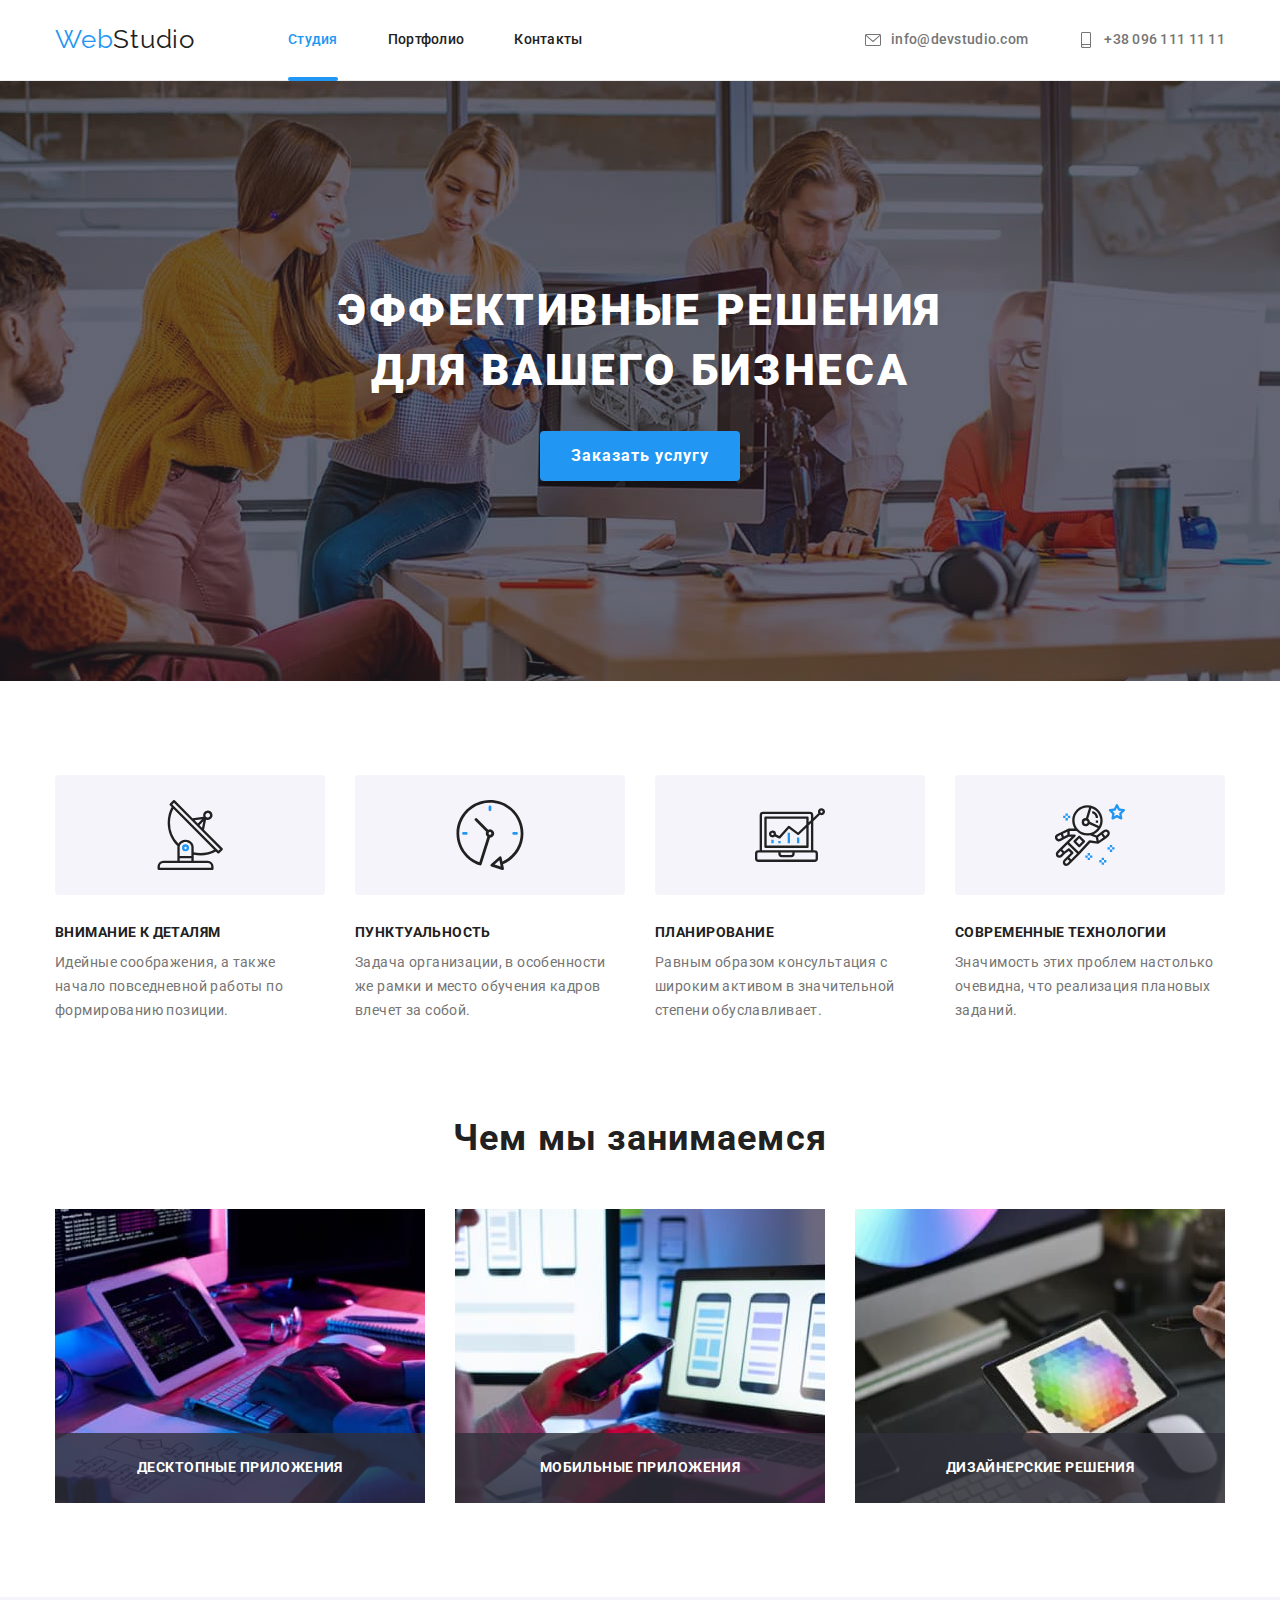
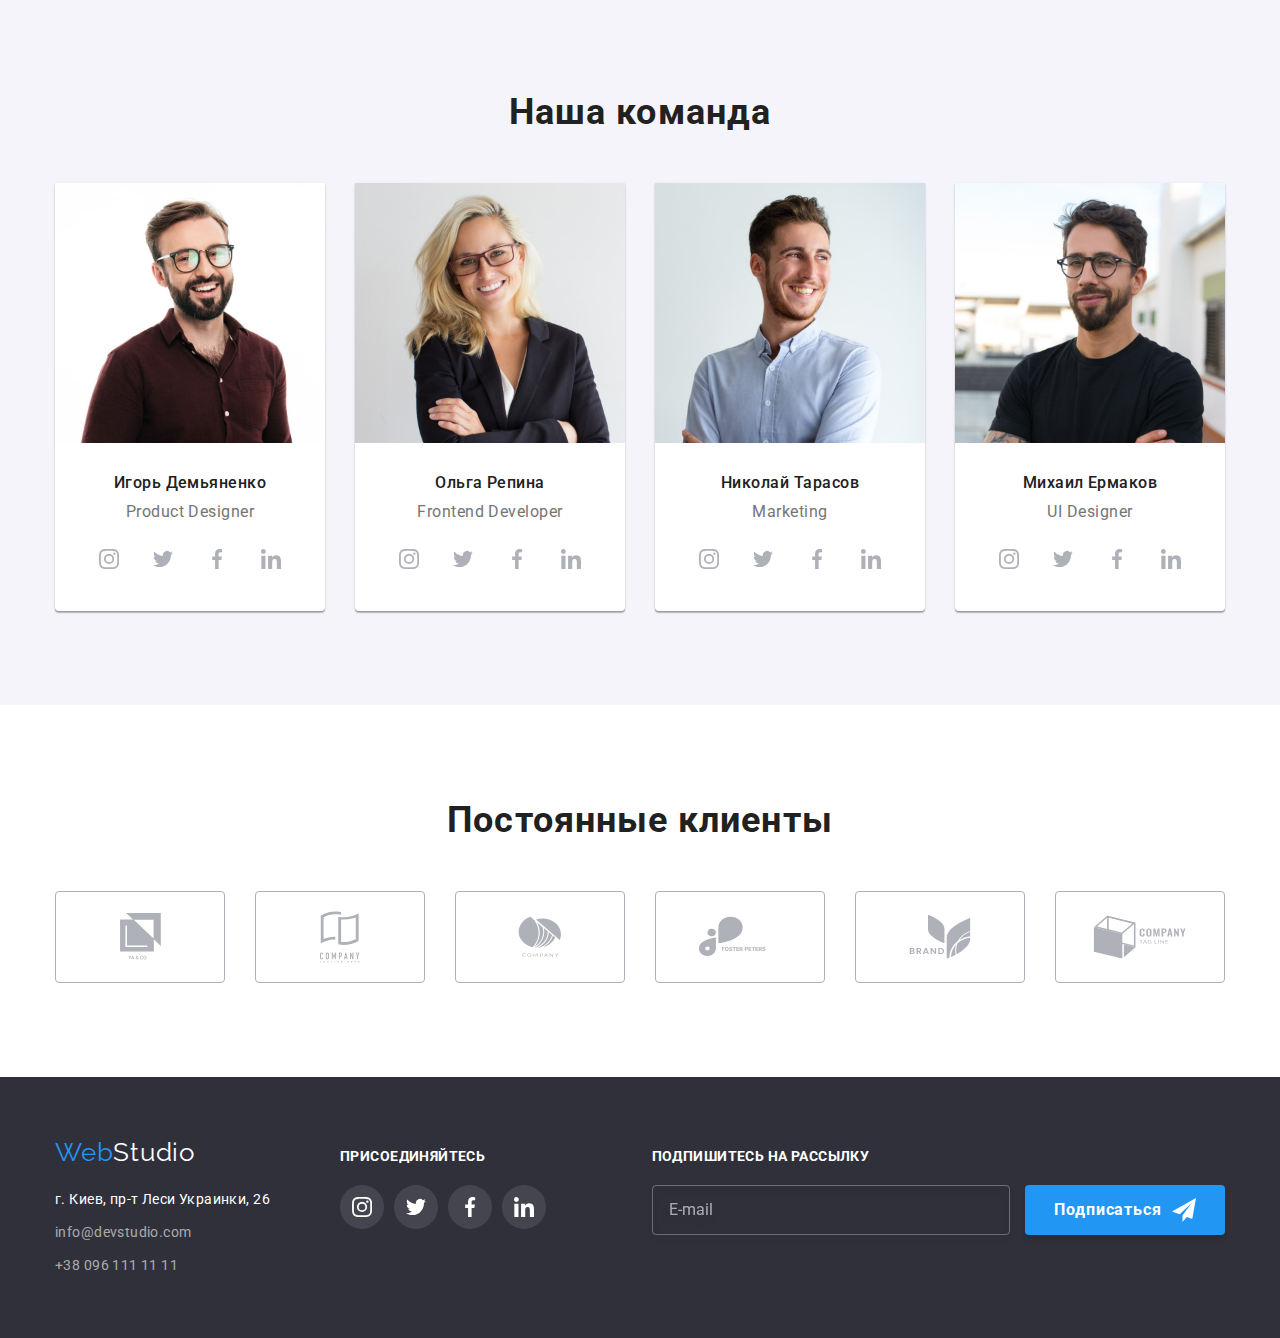
<file: index.html>
<!DOCTYPE html>
<html lang="ru">
  <head>
    <meta charset="UTF-8" />
    <meta http-equiv="X-UA-Compatible" content="IE=edge" />
    <meta name="viewport" content="width=device-width, initial-scale=1.0" />
    <title>Studio</title>
    <link rel="preconnect" href="https://fonts.googleapis.com" />
    <link rel="preconnect" href="https://fonts.gstatic.com" crossorigin />
    <link
      href="https://fonts.googleapis.com/css2?family=Raleway:wght@700&family=Roboto:wght@400;500;700;900&display=swap"
      rel="stylesheet"
    />
    <link
      rel="stylesheet"
      href="https://cdnjs.cloudflare.com/ajax/libs/modern-normalize/1.1.0/modern-normalize.min.css"
    />
    <link rel="stylesheet" href="./css/main.min.css" />
  </head>

  <body>
    
    <!-- header section -->

    <header class="header">
      <div class="conteiner flex">
        <nav class="navigation">
          <a class="logo" href="./index.html">
            <span class="logo--accent">Web</span>Studio</a
          >
          <ul class="navigation__list list">
            <li class="navigation__item">
              <a class="navigation__link current" href="./index.html">Студия</a>
            </li>
            <li class="navigation__item">
              <a class="navigation__link" href="./portfolio.html">Портфолио</a>
            </li>
            <li class="navigation__item">
              <a class="navigation__link" href="#">Контакты</a>
            </li>
          </ul>
        </nav>
        <ul class="contacts-list list">
          <li class="contacts-list__item">
            <a class="contacts-list__link" href="mailto:info@devstudio.com">
              <svg class="contacts-list__icon" width="16" height="16">
                <use href="images/symbol-defs.svg#letter"></use>
              </svg>
              info@devstudio.com
            </a>
          </li>
          <li class="contacts-list__item">
            <a class="contacts-list__link" href="tel:+380961111111">
              <svg class="contacts-list__icon" width="16" height="16">
                <use href="images/symbol-defs.svg#smartphone"></use>
              </svg>
              +38 096 111 11 11
            </a>
          </li>
        </ul>
      </div>
    </header>

    <!-- main section -->

    <main>
      <!-- hero-section -->

      <section class="hero overlay">
        <div class="conteiner">
          <h1 class="hero__title">
            Эффективные решения
            <br />
            для вашего бизнеса
          </h1>
          <button type="button" class="button" data-modal-open>
            Заказать услугу
          </button>
        </div>
      </section>

      <!-- peculiarities -->

      <section class="section peculiarities">
        <div class="conteiner">
          <h2 class="visually-hidden">Наши преимущества</h2>
          <ul class="peculiarities__list list">
            <li class="peculiarities__item">
              <div class="peculiarities__icon">
                <svg width="70" height="70">
                  <use href="images/symbol-defs.svg#aerial"></use>
                </svg>
              </div>
              <h3 class="peculiarities__title">Внимание к деталям</h3>
              <p>
                Идейные соображения, а также начало повседневной работы по
                формированию позиции.
              </p>
            </li>
            <li class="peculiarities__item">
              <div class="peculiarities__icon">
                <svg width="70" height="70">
                  <use href="images/symbol-defs.svg#clock"></use>
                </svg>
              </div>
              <h3 class="peculiarities__title">Пунктуальность</h3>
              <p>
                Задача организации, в особенности же рамки и место обучения
                кадров влечет за собой.
              </p>
            </li>
            <li class="peculiarities__item">
              <div class="peculiarities__icon">
                <svg width="70" height="70">
                  <use href="images/symbol-defs.svg#diagram"></use>
                </svg>
              </div>
              <h3 class="peculiarities__title">Планирование</h3>
              <p>
                Равным образом консультация с широким активом в значительной
                степени обуславливает.
              </p>
            </li>
            <li class="peculiarities__item">
              <div class="peculiarities__icon">
                <svg width="70" height="70">
                  <use href="images/symbol-defs.svg#astronaut"></use>
                </svg>
              </div>
              <h3 class="peculiarities__title">Современные технологии</h3>
              <p>
                Значимость этих проблем настолько очевидна, что реализация
                плановых заданий.
              </p>
            </li>
          </ul>
        </div>
      </section>

      <!-- what are we doing -->

      <section class="section">
        <div class="conteiner">
          <h2 class="section__title">Чем мы занимаемся</h2>
          <ul class="employment__list list">
            <li class="employment__item">
              <img
                class="image"
                src="./images/box_1.jpg"
                alt="coding"
                width="370"
              />
              <p class="employment__description">Десктопные приложения</p>
            </li>
            <li class="employment__item">
              <img
                class="image"
                src="./images/box_2.jpg"
                alt="designing"
                width="370"
              />
              <p class="employment__description">Мобильные приложения</p>
            </li>
            <li class="employment__item">
              <img
                class="image"
                src="./images/box_3.jpg"
                alt="coloring"
                width="370"
              />
              <p class="employment__description">Дизайнерские решения</p>
            </li>
          </ul>
        </div>
      </section>

      <!-- teem section -->

      <section class="section team">
        <div class="conteiner">
          <h2 class="section__title">Наша команда</h2>
          <ul class="team__list list">
            <li class="team__item">
              <img
                class="image"
                src="./images/igor_dem'yanenko.jpg"
                alt="Игорь Демьяненко"
                width="270"
              />
              <div class="team__padding">
                <h3 class="team__name">Игорь Демьяненко</h3>
                <p class="team__position">Product Designer</p>
                <ul class="list social-links__list">
                  <li class="social-links__item">
                    <a class="social-links__link" href="">
                      <svg class="social-links__icon">
                        <use href="images/symbol-defs.svg#instagram"></use>
                      </svg>
                    </a>
                  </li>
                  <li class="social-links__item">
                    <a class="social-links__link" href="">
                      <svg class="social-links__icon">
                        <use href="images/symbol-defs.svg#twitter"></use>
                      </svg>
                    </a>
                  </li>
                  <li class="social-links__item">
                    <a class="social-links__link" href="">
                      <svg class="social-links__icon">
                        <use href="images/symbol-defs.svg#facebook"></use>
                      </svg>
                    </a>
                  </li>
                  <li class="social-links__item">
                    <a class="social-links__link" href="">
                      <svg class="social-links__icon">
                        <use href="images/symbol-defs.svg#linkedin"></use>
                      </svg>
                    </a>
                  </li>
                </ul>
              </div>
            </li>
            <li class="team__item">
              <img
                class="image"
                src="./images/olga_repina.jpg"
                alt="Ольга Репина"
                width="270"
              />
              <div class="team__padding">
                <h3 class="team__name">Ольга Репина</h3>
                <p class="team__position">Frontend Developer</p>
                <ul class="list social-links__list">
                  <li class="social-links__item">
                    <a class="social-links__link" href="">
                      <svg class="social-links__icon">
                        <use href="images/symbol-defs.svg#instagram"></use>
                      </svg>
                    </a>
                  </li>
                  <li class="social-links__item">
                    <a class="social-links__link" href="">
                      <svg class="social-links__icon">
                        <use href="images/symbol-defs.svg#twitter"></use>
                      </svg>
                    </a>
                  </li>
                  <li class="social-links__item">
                    <a class="social-links__link" href="">
                      <svg class="social-links__icon">
                        <use href="images/symbol-defs.svg#facebook"></use>
                      </svg>
                    </a>
                  </li>
                  <li class="social-links__item">
                    <a class="social-links__link" href="">
                      <svg class="social-links__icon">
                        <use href="images/symbol-defs.svg#linkedin"></use>
                      </svg>
                    </a>
                  </li>
                </ul>
              </div>
            </li>
            <li class="team__item">
              <img
                class="image"
                src="./images/nikolay_tarasov.jpg"
                alt="Николай Тарасов"
                width="270"
              />
              <div class="team__padding">
                <h3 class="team__name">Николай Тарасов</h3>
                <p class="team__position">Marketing</p>
                <ul class="list social-links__list">
                  <li class="social-links__item">
                    <a class="social-links__link" href="">
                      <svg class="social-links__icon">
                        <use href="images/symbol-defs.svg#instagram"></use>
                      </svg>
                    </a>
                  </li>
                  <li class="social-links__item">
                    <a class="social-links__link" href="">
                      <svg class="social-links__icon">
                        <use href="images/symbol-defs.svg#twitter"></use>
                      </svg>
                    </a>
                  </li>
                  <li class="social-links__item">
                    <a class="social-links__link" href="">
                      <svg class="social-links__icon">
                        <use href="images/symbol-defs.svg#facebook"></use>
                      </svg>
                    </a>
                  </li>
                  <li class="social-links__item">
                    <a class="social-links__link" href="">
                      <svg class="social-links__icon">
                        <use href="images/symbol-defs.svg#linkedin"></use>
                      </svg>
                    </a>
                  </li>
                </ul>
              </div>
            </li>
            <li class="team__item">
              <img
                class="image"
                src="./images/mihail_ermakov.jpg"
                alt="Михаил Ермаков"
                width="270"
              />
              <div class="team__padding">
                <h3 class="team__name">Михаил Ермаков</h3>
                <p class="team__position">UI Designer</p>
                <ul class="list social-links__list">
                  <li class="social-links__item">
                    <a class="social-links__link" href="">
                      <svg class="social-links__icon">
                        <use href="images/symbol-defs.svg#instagram"></use>
                      </svg>
                    </a>
                  </li>
                  <li class="social-links__item">
                    <a class="social-links__link" href="">
                      <svg class="social-links__icon">
                        <use href="images/symbol-defs.svg#twitter"></use>
                      </svg>
                    </a>
                  </li>
                  <li class="social-links__item">
                    <a class="social-links__link" href="">
                      <svg class="social-links__icon">
                        <use href="images/symbol-defs.svg#facebook"></use>
                      </svg>
                    </a>
                  </li>
                  <li class="social-links__item">
                    <a class="social-links__link" href="">
                      <svg class="social-links__icon">
                        <use href="images/symbol-defs.svg#linkedin"></use>
                      </svg>
                    </a>
                  </li>
                </ul>
              </div>
            </li>
          </ul>
        </div>
      </section>

      <!-- clients -->

      <section class="section">
        <div class="conteiner">
          <h2 class="section__title">Постоянные клиенты</h2>
          <ul class="client__list list">
            <li class="client__item">
              <a class="client__link" href="">
                <svg class="client__icon" width="41" height="46.7">
                  <use href="images/symbol-defs.svg#logo1"></use>
                </svg>
              </a>
            </li>
            <li class="client__item">
              <a class="client__link" href="">
                <svg class="client__icon" width="40" height="52">
                  <use href="images/symbol-defs.svg#logo2"></use>
                </svg>
              </a>
            </li>
            <li class="client__item">
              <a class="client__link" href="">
                <svg class="client__icon" width="43.46" height="41.18">
                  <use href="images/symbol-defs.svg#logo3"></use>
                </svg>
              </a>
            </li>
            <li class="client__item">
              <a class="client__link" href="">
                <svg class="client__icon" width="84.44" height="40.62">
                  <use href="images/symbol-defs.svg#logo4"></use>
                </svg>
              </a>
            </li>
            <li class="client__item">
              <a class="client__link" href="">
                <svg class="client__icon" width="62.54" height="45.43">
                  <use href="images/symbol-defs.svg#logo5"></use>
                </svg>
              </a>
            </li>
            <li class="client__item">
              <a class="client__link" href="">
                <svg class="client__icon" width="93.79" height="43.93">
                  <use href="images/symbol-defs.svg#logo6"></use>
                </svg>
              </a>
            </li>
          </ul>
        </div>
      </section>
    </main>

    <!-- footer -->

    <footer class="footer">
      <div class="conteiner flex">
        <div>
          <a class="logo logo--space" href="index.html">
            <span class="logo--accent">Web</span
            ><span class="logo--white">Studio</span></a
          >
          <address>
            <ul class="list contact">
              <li class="contact__item">
                <a class="address" href="https://goo.gl/maps/7xt2YZpYj7ufyM8y8"
                  >г. Киев, пр-т Леси Украинки, 26</a
                >
              </li>

              <li class="contact__item">
                <a
                  class="address address--gray"
                  href="mailto:info@devstudio.com"
                  >info@devstudio.com</a
                >
              </li class="contact__item">
              <li class="contact__item">
                <a class="address address--gray" href="tel:+380961111111"
                  >+38 096 111 11 11</a
                >
              </li>
            </ul>
          </address>
        </div>

        <div class="footer__links">
          <p class="footer__title">присоединяйтесь</p>
          <ul class="social-links__list list">
            <li class="social-links__item margin">
              <a class="social-links__link social-links__link--footer" href="">
                <svg class="social-links__icon">
                  <use href="images/symbol-defs.svg#instagram"></use>
                </svg>
              </a>
            </li>
            <li class="social-links__item margin">
              <a class="social-links__link social-links__link--footer" href="">
                <svg class="social-links__icon">
                  <use href="images/symbol-defs.svg#twitter"></use>
                </svg>
              </a>
            </li>
            <li class="social-links__item margin">
              <a class="social-links__link social-links__link--footer" href="">
                <svg class="social-links__icon">
                  <use href="images/symbol-defs.svg#facebook"></use>
                </svg>
              </a>
            </li>
            <li class="social-links__item margin">
              <a class="social-links__link social-links__link--footer" href="">
                <svg class="social-links__icon">
                  <use href="images/symbol-defs.svg#linkedin"></use>
                </svg>
              </a>
            </li>
          </ul>
        </div>

        <div class="subscribe">
          <form autocomplete="off">
            <p class="footer__title">подпишитесь на рассылку</p>
            <input
              type="email"
              class="email"
              name="email"
              placeholder="E-mail"
            />
            <button type="submit" class="button button--icon">
              Подписаться
            </button>
          </form>
        </div>
      </div>
    </footer>

    <div class="backdrop is-hidden" data-modal>
      <div class="modal">
        <button type="button" class="modal__close-button" data-modal-close>
          <svg width="18" height="18">
            <use href="images/symbol-defs.svg#close-black"></use>
          </svg>
        </button>
        <p class="modal__titel">Оставьте свои данные, мы вам перезвоним</p>
        <form autocomplete="off">
          <ul class="modal__list list">
            <li class="modal__item">
              <label class="modal__lable"
                >Имя
                <input class="modal__input" type="text" name="name" />
                <svg class="modal__icon" width="18" height="18">
                  <use href="images/symbol-defs.svg#person"></use>
                </svg>
              </label>
            </li>
            <li class="modal__item">
              <label class="modal__lable"
                >Телефон
                <input class="modal__input" type="tel" name="tel" />
                <svg class="modal__icon" width="18" height="18">
                  <use href="images/symbol-defs.svg#phone-black"></use>
                </svg>
              </label>
            </li>
            <li class="modal__item">
              <label class="modal__lable"
                >Почта
                <input class="modal__input" type="email" name="mail" />
                <svg class="modal__icon" width="18" height="18">
                  <use href="images/symbol-defs.svg#email-black"></use>
                </svg>
              </label>
            </li>
            <li class="modal__item">
              <label class="modal__lable"
                >Комментарий
                <textarea
                  class="modal__text-area"
                  name="comment"
                  cols="10"
                  rows="4"
                  placeholder="Введите текст"
                ></textarea>
              </label>
            </li>
          </ul>
          <div class="check-box">
            <label class="check-box__label">
              <input type="checkbox" name="accept" class="visually-hidden" />
              <span class="check-box__custom"></span>
              <span>
                Соглашаюсь с рассылкой и принимаю
                <a class="contract" href=""> Условия договора</a></span
              >
            </label>
          </div>

          <button type="submit" class="button button--send">Отправить</button>
        </form>
      </div>
    </div>

    <script src="./js/modal.js"></script>
  </body>
</html>
</file>
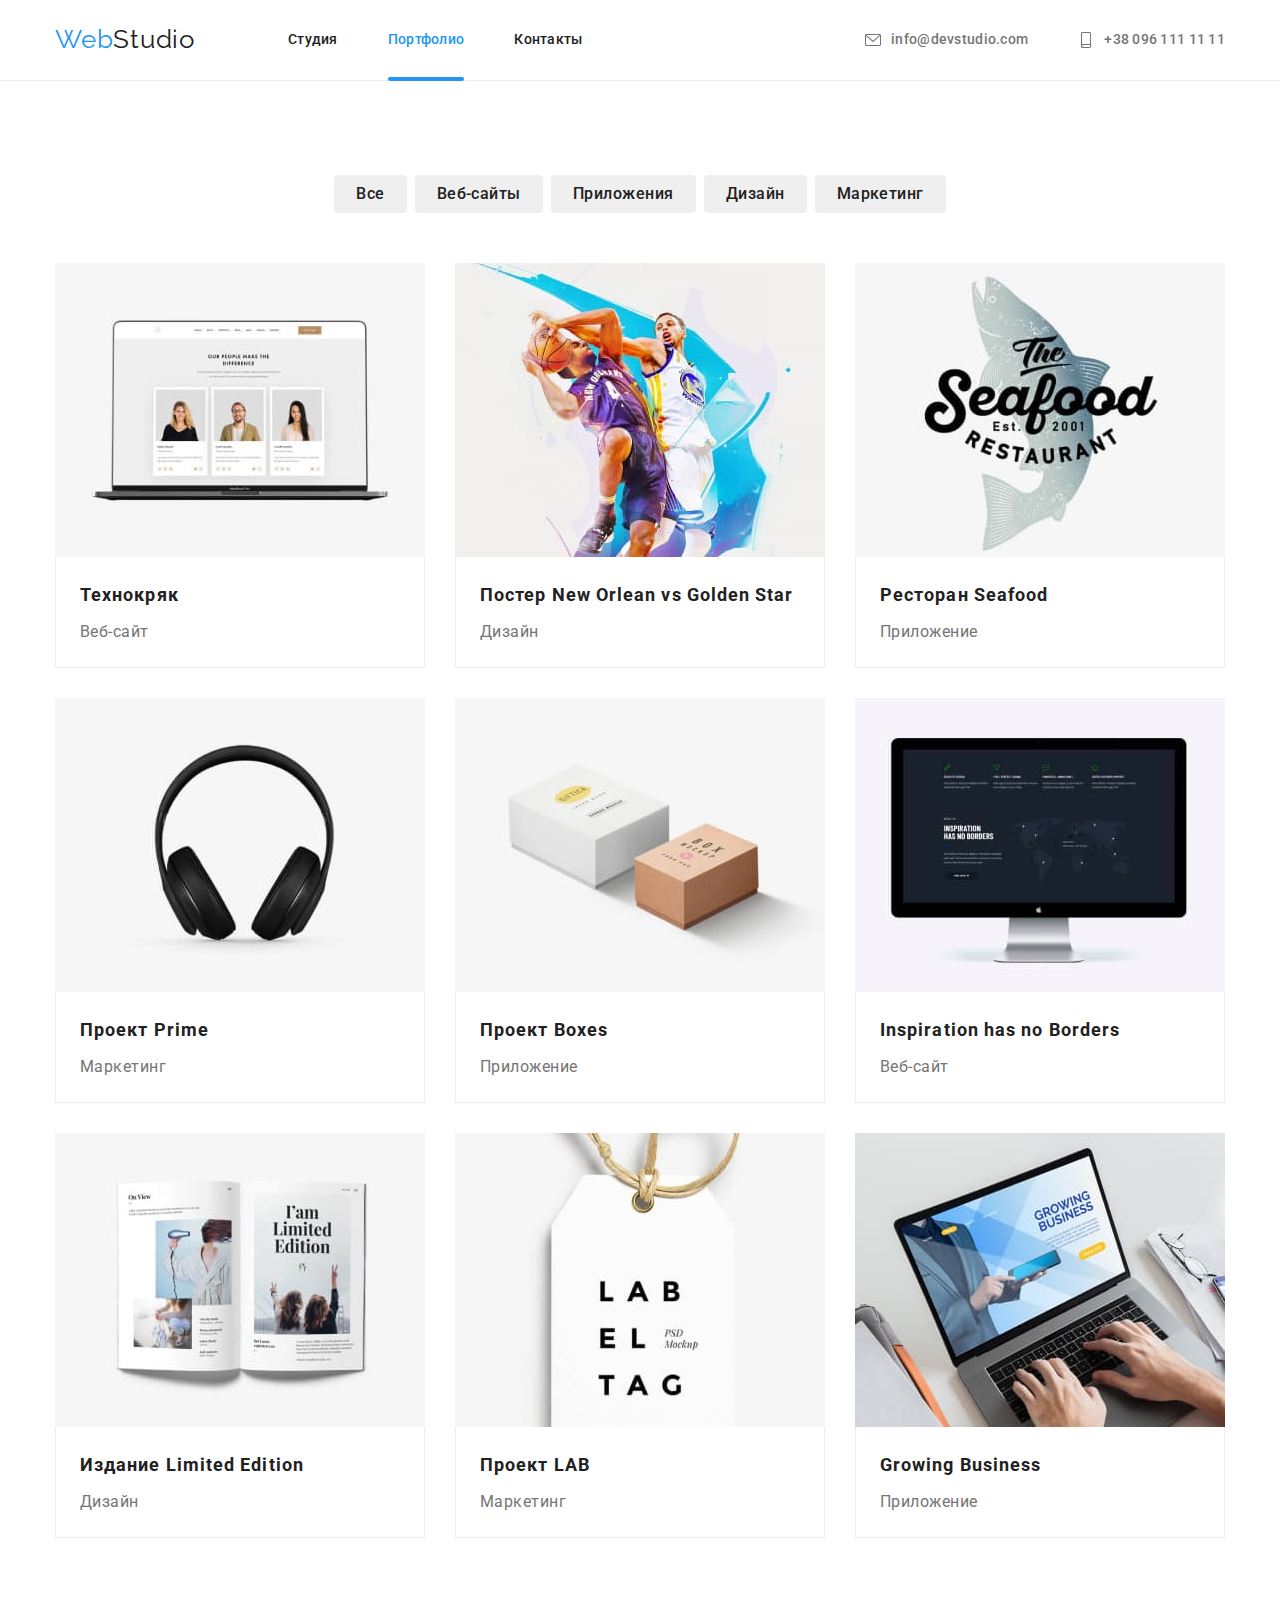
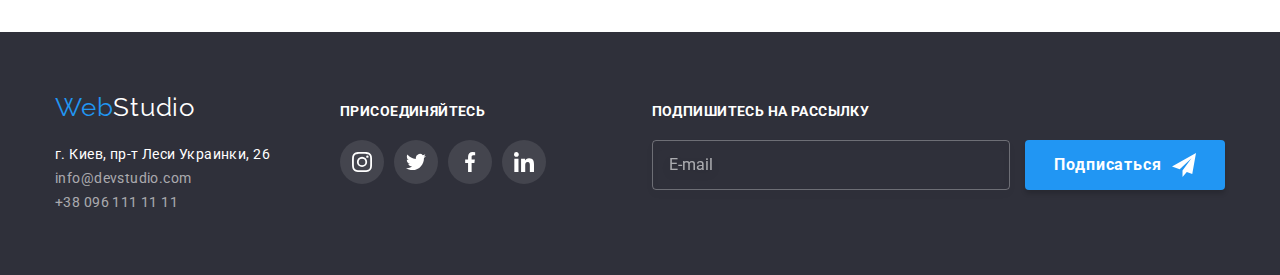
<file: portfolio.html>
<!DOCTYPE html>
<html lang="ru">
  <head>
    <meta charset="UTF-8" />
    <meta http-equiv="X-UA-Compatible" content="IE=edge" />
    <meta name="viewport" content="width=device-width, initial-scale=1.0" />
    <title>Portfolio</title>
    <link rel="preconnect" href="https://fonts.googleapis.com" />
    <link rel="preconnect" href="https://fonts.gstatic.com" crossorigin />
    <link
      href="https://fonts.googleapis.com/css2?family=Raleway:wght@700&family=Roboto:wght@400;500;700;900&display=swap"
      rel="stylesheet"
    />
    <link
      rel="stylesheet"
      href="https://cdnjs.cloudflare.com/ajax/libs/modern-normalize/1.1.0/modern-normalize.min.css"
    />
    <!-- <link rel="stylesheet" href="./css/styles.css" /> -->
    <link rel="stylesheet" href="./css/main.min.css" />
  </head>
  <body>
    <!-- header section -->

    <header class="header">
      <div class="conteiner flex">
        <nav class="navigation">
          <a class="logo" href="./index.html">
            <span class="logo--accent">Web</span>Studio</a
          >
          <ul class="navigation__list list">
            <li class="navigation__item">
              <a class="navigation__link" href="./index.html">Студия</a>
            </li>
            <li class="navigation__item">
              <a class="navigation__link current" href="./portfolio.html"
                >Портфолио</a
              >
            </li>
            <li class="navigation__item">
              <a class="navigation__link" href="#">Контакты</a>
            </li>
          </ul>
        </nav>
        <ul class="contacts-list list">
          <li class="contacts-list__item">
            <a class="contacts-list__link" href="mailto:info@devstudio.com">
              <svg class="contacts-list__icon" width="16" height="16">
                <use href="images/symbol-defs.svg#letter"></use>
              </svg>
              info@devstudio.com
            </a>
          </li>
          <li class="contacts-list__item">
            <a class="contacts-list__link" href="tel:+380961111111">
              <svg class="contacts-list__icon" width="16" height="16">
                <use href="images/symbol-defs.svg#smartphone"></use>
              </svg>
              +38 096 111 11 11
            </a>
          </li>
        </ul>
      </div>
    </header>
    <!-- main section -->

    <main>
      <section class="section">
        <div class="conteiner">
          <h1 class="visually-hidden">Портфолио</h1>
          <ul class="list buttons-list">
            <li class="buttons-list__item">
              <button type="button" class="buttons-list__buttons">Все</button>
            </li>
            <li class="buttons-list__item">
              <button type="button" class="buttons-list__buttons">
                Веб-сайты
              </button>
            </li>
            <li class="buttons-list__item">
              <button type="button" class="buttons-list__buttons">
                Приложения
              </button>
            </li>
            <li class="buttons-list__item">
              <button type="button" class="buttons-list__buttons">
                Дизайн
              </button>
            </li>
            <li class="buttons-list__item">
              <button type="button" class="buttons-list__buttons">
                Маркетинг
              </button>
            </li>
          </ul>

          <ul class="card-list list">
            <li class="card-list__item">
              <a class="card-list__link" href="">
                <div class="card-list__thumb">
                  <img
                    class="card-list__img"
                    src="./images/tehno.jpg"
                    alt="нутбук с карточками"
                    width="370"
                  />

                  <p class="card-list__overlay">
                    Технокряк это современная площадка распространения
                    коронавируса. Компании используют эту платформу для
                    цифрового шпионажа и атак на защищённые сервера конкурентов.
                  </p>
                </div>
                <div class="card-list__border">
                  <h2 class="card-list__name">Технокряк</h2>
                  <p class="card-list__type">Веб-сайт</p>
                </div>
              </a>
            </li>
            <li class="card-list__item">
              <a class="card-list__link" href="">
                <div class="card-list__thumb">
                  <img
                    class="card-list__img"
                    src="./images/poster.jpg"
                    alt="баскетболисты"
                    width="370"
                  />
                  <p class="card-list__overlay">
                    Технокряк это современная площадка распространения
                    коронавируса. Компании используют эту платформу для
                    цифрового шпионажа и атак на защищённые сервера конкурентов.
                  </p>
                </div>
                <div class="card-list__border">
                  <h2 class="card-list__name">
                    Постер New Orlean vs Golden Star
                  </h2>
                  <p class="card-list__type">Дизайн</p>
                </div>
              </a>
            </li>
            <li class="card-list__item">
              <a class="card-list__link" href="">
                <div class="card-list__thumb">
                  <img
                    class="card-list__img"
                    src="./images/restoran.jpg"
                    alt="логотип ресторана"
                    width="370"
                  />
                  <p class="card-list__overlay">
                    Технокряк это современная площадка распространения
                    коронавируса. Компании используют эту платформу для
                    цифрового шпионажа и атак на защищённые сервера конкурентов.
                  </p>
                </div>
                <div class="card-list__border">
                  <h2 class="card-list__name">Ресторан Seafood</h2>
                  <p class="card-list__type">Приложение</p>
                </div>
              </a>
            </li>
            <li class="card-list__item">
              <a class="card-list__link" href="">
                <div class="card-list__thumb">
                  <img
                    class="card-list__img"
                    src="./images/headphones.jpg"
                    alt="наушники"
                    width="370"
                  />
                  <p class="card-list__overlay">
                    Технокряк это современная площадка распространения
                    коронавируса. Компании используют эту платформу для
                    цифрового шпионажа и атак на защищённые сервера конкурентов.
                  </p>
                </div>
                <div class="card-list__border">
                  <h2 class="card-list__name">Проект Prime</h2>
                  <p class="card-list__type">Маркетинг</p>
                </div>
              </a>
            </li>
            <li class="card-list__item">
              <a class="card-list__link" href="">
                <div class="card-list__thumb">
                  <img
                    class="card-list__img"
                    src="./images/boxes.jpg"
                    alt="коробки"
                    width="370"
                  />
                  <p class="card-list__overlay">
                    Технокряк это современная площадка распространения
                    коронавируса. Компании используют эту платформу для
                    цифрового шпионажа и атак на защищённые сервера конкурентов.
                  </p>
                </div>
                <div class="card-list__border">
                  <h2 class="card-list__name">Проект Boxes</h2>
                  <p class="card-list__type">Приложение</p>
                </div>
              </a>
            </li>
            <li class="card-list__item">
              <a class="card-list__link" href="">
                <div class="card-list__thumb">
                  <img
                    class="card-list__img"
                    src="./images/monitor.jpg"
                    alt="монитор"
                    width="370"
                  />
                  <p class="card-list__overlay">
                    Технокряк это современная площадка распространения
                    коронавируса. Компании используют эту платформу для
                    цифрового шпионажа и атак на защищённые сервера конкурентов.
                  </p>
                </div>
                <div class="card-list__border">
                  <h2 class="card-list__name">Inspiration has no Borders</h2>
                  <p class="card-list__type">Веб-сайт</p>
                </div>
              </a>
            </li>
            <li class="card-list__item">
              <a class="card-list__link" href="">
                <div class="card-list__thumb">
                  <img
                    class="card-list__img"
                    src="./images/book.jpg"
                    alt="открытая книга"
                    width="370"
                  />
                  <p class="card-list__overlay">
                    Технокряк это современная площадка распространения
                    коронавируса. Компании используют эту платформу для
                    цифрового шпионажа и атак на защищённые сервера конкурентов.
                  </p>
                </div>
                <div class="card-list__border">
                  <h2 class="card-list__name">Издание Limited Edition</h2>
                  <p class="card-list__type">Дизайн</p>
                </div>
              </a>
            </li>
            <li class="card-list__item">
              <a class="card-list__link" href="">
                <div class="card-list__thumb">
                  <img
                    class="card-list__img"
                    src="./images/lab.jpg"
                    alt="ярлык на нитке"
                    width="370"
                  />
                  <p class="card-list__overlay">
                    Технокряк это современная площадка распространения
                    коронавируса. Компании используют эту платформу для
                    цифрового шпионажа и атак на защищённые сервера конкурентов.
                  </p>
                </div>
                <div class="card-list__border">
                  <h2 class="card-list__name">Проект LAB</h2>
                  <p class="card-list__type">Маркетинг</p>
                </div>
              </a>
            </li>
            <li class="card-list__item">
              <a class="card-list__link" href="">
                <div class="card-list__thumb">
                  <img
                    class="card-list__img"
                    src="./images/laptop.jpg"
                    alt="ноутбук"
                    width="370"
                  />
                  <p class="card-list__overlay">
                    Технокряк это современная площадка распространения
                    коронавируса. Компании используют эту платформу для
                    цифрового шпионажа и атак на защищённые сервера конкурентов.
                  </p>
                </div>
                <div class="card-list__border">
                  <h2 class="card-list__name">Growing Business</h2>
                  <p class="card-list__type">Приложение</p>
                </div>
              </a>
            </li>
          </ul>
        </div>
      </section>
    </main>

    <!-- footer section -->

    <footer class="footer">
      <div class="conteiner flex">
        <div>
          <a class="logo logo--space" href="index.html">
            <span class="logo--accent">Web</span
            ><span class="logo--white">Studio</span></a
          >
          <address>
            <ul class="list contact">
              <li>
                <a class="address" href="https://goo.gl/maps/7xt2YZpYj7ufyM8y8"
                  >г. Киев, пр-т Леси Украинки, 26</a
                >
              </li>

              <li>
                <a
                  class="address address--gray"
                  href="mailto:info@devstudio.com"
                  >info@devstudio.com</a
                >
              </li>
              <li>
                <a class="address address--gray" href="tel:+380961111111"
                  >+38 096 111 11 11</a
                >
              </li>
            </ul>
          </address>
        </div>

        <div class="footer__links">
          <p class="footer__title">присоединяйтесь</p>
          <ul class="social-links__list list">
            <li class="social-links__item margin">
              <a class="social-links__link social-links__link--footer" href="">
                <svg class="social-links__icon">
                  <use href="images/symbol-defs.svg#instagram"></use>
                </svg>
              </a>
            </li>
            <li class="social-links__item margin">
              <a class="social-links__link social-links__link--footer" href="">
                <svg class="social-links__icon">
                  <use href="images/symbol-defs.svg#twitter"></use>
                </svg>
              </a>
            </li>
            <li class="social-links__item margin">
              <a class="social-links__link social-links__link--footer" href="">
                <svg class="social-links__icon">
                  <use href="images/symbol-defs.svg#facebook"></use>
                </svg>
              </a>
            </li>
            <li class="social-links__item margin">
              <a class="social-links__link social-links__link--footer" href="">
                <svg class="social-links__icon">
                  <use href="images/symbol-defs.svg#linkedin"></use>
                </svg>
              </a>
            </li>
          </ul>
        </div>

        <div class="subscribe">
          <form autocomplete="off">
            <p class="footer__title">подпишитесь на рассылку</p>
            <input
              type="email"
              class="email"
              name="email"
              placeholder="E-mail"
            />
            <button type="submit" class="button button--icon">
              Подписаться
            </button>
          </form>
        </div>
      </div>
    </footer>
  </body>
</html>
</file>
<file: css/main.min.css>
h1,h2,h3,h4,h5,h6,p{margin:0}ul{margin:0;padding:0}body{font-family:"Roboto", sans-serif;font-size:14px;line-height:1.71;letter-spacing:0.03em;color:#757575}.section{padding-top:94px;padding-bottom:94px}.list{list-style:none}.nav-item.current{color:var(--accent)}.margin:not(:first-child){margin-left:10px}.conteiner{margin-left:auto;margin-right:auto;padding-left:15px;padding-right:15px;width:1200px}.flex{display:-webkit-box;display:-ms-flexbox;display:flex;-webkit-box-align:baseline;-ms-flex-align:baseline;align-items:baseline}.visually-hidden{position:absolute;width:1px;height:1px;margin:-1px;padding:0;overflow:hidden;border:0;clip:rect(0 0 0 0)}.button{padding:10px 10px;min-width:200px;min-height:50px;display:-webkit-inline-box;display:-ms-inline-flexbox;display:inline-flex;-webkit-box-pack:center;-ms-flex-pack:center;justify-content:center;-webkit-box-align:center;-ms-flex-align:center;align-items:center;font-family:inherit;font-weight:700;font-size:16px;line-height:1.87;letter-spacing:0.06em;color:#fff;background-color:#2196f3;border:none;-webkit-box-shadow:0px 4px 4px rgba(0,0,0,0.15);box-shadow:0px 4px 4px rgba(0,0,0,0.15);border-radius:4px;cursor:pointer;-webkit-transition:backgroud-color 250ms cubic-bezier(0.4, 0, 0.2, 1);transition:backgroud-color 250ms cubic-bezier(0.4, 0, 0.2, 1)}.button:hover,.button:focus{background-color:#188ce8}.button--icon::after{display:inline-block;content:"";width:24px;height:24px;margin-left:10px;background-image:url(../../images/icons/send-1.svg)}.button--send{display:block;margin-left:auto;margin-right:auto}.logo{font-family:Raleway;font-size:26px;line-height:1.2;letter-spacing:0.03em;color:#212121;text-decoration:none}.logo--accent{color:#2196f3}.logo--white{color:#fff}.logo--space{display:inline-block;margin-bottom:20px}.social-links__list{display:-webkit-box;display:-ms-flexbox;display:flex;-webkit-box-pack:justify;-ms-flex-pack:justify;justify-content:space-between}.social-links__item{border-radius:50%}.social-links__link{display:-webkit-box;display:-ms-flexbox;display:flex;-webkit-box-pack:center;-ms-flex-pack:center;justify-content:center;-webkit-box-align:center;-ms-flex-align:center;align-items:center;width:44px;height:44px;border-radius:50%;color:#afb1b8;-webkit-transition:color 250ms cubic-bezier(0.4, 0, 0.2, 1),background-color 250ms cubic-bezier(0.4, 0, 0.2, 1);transition:color 250ms cubic-bezier(0.4, 0, 0.2, 1),background-color 250ms cubic-bezier(0.4, 0, 0.2, 1)}.social-links__link:hover,.social-links__link:focus{background-color:#2196f3;color:#fff}.social-links__link--footer{color:#fff;background-color:rgba(255,255,255,0.1)}.social-links__icon{width:20px;height:20px;fill:currentColor}.header{border-bottom:1px solid #ececec}.navigation{display:-webkit-box;display:-ms-flexbox;display:flex;-webkit-box-align:center;-ms-flex-align:center;align-items:center}.navigation__list{display:-webkit-box;display:-ms-flexbox;display:flex;-webkit-box-align:center;-ms-flex-align:center;align-items:center;list-style:none;margin-left:93px}.navigation__item:not(:first-child){margin-left:50px}.navigation__link{position:relative;display:block;padding-top:32px;padding-bottom:32px;font-weight:500;font-size:14px;line-height:1.14;letter-spacing:0.02em;color:#212121;text-decoration:none;-webkit-transition:color 250ms cubic-bezier(0.4, 0, 0.2, 1);transition:color 250ms cubic-bezier(0.4, 0, 0.2, 1)}.navigation__link:hover,.navigation__link:focus{color:#2196f3}.current{color:#2196f3}.current::after{position:absolute;bottom:-1px;left:0;display:block;content:"";width:100%;height:4px;background-color:#2196f3;border-radius:2px}.contacts-list{display:-webkit-box;display:-ms-flexbox;display:flex;list-style:none;margin-left:auto}.contacts-list__item{display:-webkit-inline-box;display:-ms-inline-flexbox;display:inline-flex;-webkit-box-align:center;-ms-flex-align:center;align-items:center}.contacts-list__item:not(:first-child){margin-left:50px}.contacts-list__link{display:-webkit-inline-box;display:-ms-inline-flexbox;display:inline-flex;-webkit-box-align:center;-ms-flex-align:center;align-items:center;font-weight:500;font-size:14px;line-height:1.14;letter-spacing:0.02em;color:#757575;text-decoration:none;-webkit-transition:color 250ms cubic-bezier(0.4, 0, 0.2, 1);transition:color 250ms cubic-bezier(0.4, 0, 0.2, 1)}.contacts-list__link:hover,.contacts-list__link:focus{color:#2196f3}.contacts-list__icon{margin-right:10px;fill:currentColor}.hero{padding-top:200px;padding-bottom:200px;background-color:#f5f4fa;text-align:center}.overlay{margin-left:auto;margin-right:auto;max-width:1600px;height:600px;background-image:-webkit-gradient(linear, left top, right top, from(rgba(47,48,58,0.4)), to(rgba(47,48,58,0.4))),url(../images/hero-bg.jpg);background-image:linear-gradient(to right, rgba(47,48,58,0.4), rgba(47,48,58,0.4)),url(../images/hero-bg.jpg);background-size:cover;background-repeat:no-repeat;background-position:center}.hero__title{margin-bottom:30px;font-weight:900;font-size:44px;line-height:1.36;letter-spacing:0.06em;text-transform:uppercase;color:#fff}.peculiarities{padding-bottom:0}.peculiarities__list{display:-webkit-box;display:-ms-flexbox;display:flex;-webkit-box-pack:justify;-ms-flex-pack:justify;justify-content:space-between}.peculiarities__item{width:270px}.peculiarities__title{margin-bottom:10px;font-weight:700;font-size:14px;line-height:1.14;letter-spacing:0.03em;text-transform:uppercase;color:#212121}.peculiarities__icon{display:-webkit-box;display:-ms-flexbox;display:flex;-webkit-box-pack:center;-ms-flex-pack:center;justify-content:center;-webkit-box-align:center;-ms-flex-align:center;align-items:center;margin-bottom:30px;width:270px;height:120px;background-color:#f5f4fa;border-radius:4px}.section__title{margin-bottom:50px;font-weight:bold;font-size:36px;line-height:42px;text-align:center;letter-spacing:0.03em;color:#212121}.employment__list{display:-webkit-box;display:-ms-flexbox;display:flex;-webkit-box-pack:justify;-ms-flex-pack:justify;justify-content:space-between}.employment__item{position:relative}.image{display:block;max-width:100%;height:auto}.employment__description{position:absolute;left:0;bottom:0;width:370px;min-height:70px;padding:27px 0;font-weight:bold;font-size:14px;line-height:1.14;letter-spacing:0.03em;text-align:center;text-transform:uppercase;color:#fff;background:rgba(47,48,58,0.8)}.team{background-color:#f5f4fa}.team__list{display:-webkit-box;display:-ms-flexbox;display:flex;-webkit-box-pack:justify;-ms-flex-pack:justify;justify-content:space-between}.team__item{text-align:center;-webkit-box-shadow:0px 1px 3px rgba(0,0,0,0.12),0px 1px 1px rgba(0,0,0,0.14),0px 2px 1px rgba(0,0,0,0.2);box-shadow:0px 1px 3px rgba(0,0,0,0.12),0px 1px 1px rgba(0,0,0,0.14),0px 2px 1px rgba(0,0,0,0.2);border-radius:0px 0px 4px 4px;background-color:#fff}.team__padding{padding-top:30px;padding-bottom:30px;padding-left:32px;padding-right:32px}.team__name{margin-bottom:10px;font-weight:500;font-size:16px;line-height:1.19;letter-spacing:0.03em;color:#212121}.team__position{margin-bottom:16px;font-weight:400;font-size:16px;line-height:1.19;letter-spacing:0.03em;color:#757575}.client__list{display:-webkit-box;display:-ms-flexbox;display:flex;-webkit-box-pack:justify;-ms-flex-pack:justify;justify-content:space-between}.client__item{display:-webkit-box;display:-ms-flexbox;display:flex}.client__link{display:-webkit-box;display:-ms-flexbox;display:flex;-webkit-box-pack:center;-ms-flex-pack:center;justify-content:center;-webkit-box-align:center;-ms-flex-align:center;align-items:center;width:170px;height:92px;border:1px solid #afb1b8;border-radius:4px;color:#afb1b8;-webkit-transition:color 250ms cubic-bezier(0.4, 0, 0.2, 1),border 250ms cubic-bezier(0.4, 0, 0.2, 1);transition:color 250ms cubic-bezier(0.4, 0, 0.2, 1),border 250ms cubic-bezier(0.4, 0, 0.2, 1)}.client__link:hover,.client__link:focus{border-color:#2196f3;color:#2196f3}.client__icon{fill:currentColor}.footer{padding-top:60px;padding-bottom:60px;background-color:#2f303a}.footer__links{margin-left:70px}.footer__title{margin-bottom:20px;color:#fff;font-weight:700;font-size:14px;line-height:1.14;letter-spacing:0.03em;text-transform:uppercase}.contact__item:not(:first-child){margin-top:9px}.address{font-weight:normal;font-size:14px;line-height:1.71;letter-spacing:0.03em;color:#fff;text-decoration:none;font-style:normal}.address--gray{color:rgba(255,255,255,0.6)}.subscribe{margin-left:auto}.email{width:358px;padding:15px 16px;margin-right:12px;height:50px;font-size:16px;line-height:1.25;color:#fff;background-color:transparent;border:1px solid rgba(255,255,255,0.3);-webkit-filter:drop-shadow(0px 4px 4px rgba(0,0,0,0.15));filter:drop-shadow(0px 4px 4px rgba(0,0,0,0.15));border-radius:4px}.email::-webkit-input-placeholder{color:rgba(255,255,255,0.6)}.email:-ms-input-placeholder{color:rgba(255,255,255,0.6)}.email::-ms-input-placeholder{color:rgba(255,255,255,0.6)}.email::placeholder{color:rgba(255,255,255,0.6)}.backdrop{position:fixed;top:0;left:0;width:100%;height:100%;opacity:1;background:rgba(0,0,0,0.2);-webkit-transition:opacity 250ms cubic-bezier(0.4, 0, 0.2, 1);transition:opacity 250ms cubic-bezier(0.4, 0, 0.2, 1)}.backdrop.is-hidden{opacity:0;pointer-events:none}.modal{position:absolute;top:50%;left:50%;padding:40px;-webkit-transform:translate(-50%, -50%) scale(1);transform:translate(-50%, -50%) scale(1);min-width:528px;min-height:581px;background-color:#fff;-webkit-box-shadow:0px 1px 3px rgba(0,0,0,0.12),0px 1px 1px rgba(0,0,0,0.14),0px 2px 1px rgba(0,0,0,0.2);box-shadow:0px 1px 3px rgba(0,0,0,0.12),0px 1px 1px rgba(0,0,0,0.14),0px 2px 1px rgba(0,0,0,0.2);border-radius:4px;-webkit-transition:-webkit-transform 250ms cubic-bezier(0.4, 0, 0.2, 1);transition:-webkit-transform 250ms cubic-bezier(0.4, 0, 0.2, 1);transition:transform 250ms cubic-bezier(0.4, 0, 0.2, 1);transition:transform 250ms cubic-bezier(0.4, 0, 0.2, 1), -webkit-transform 250ms cubic-bezier(0.4, 0, 0.2, 1)}.backdrop.is-hidden .modal{-webkit-transform:translate(-50%, -50%) scale(1.1);transform:translate(-50%, -50%) scale(1.1)}.modal__close-button{position:absolute;top:8px;right:8px;display:-webkit-box;display:-ms-flexbox;display:flex;-webkit-box-pack:center;-ms-flex-pack:center;justify-content:center;-webkit-box-align:center;-ms-flex-align:center;align-items:center;width:30px;height:30px;border:1px solid rgba(0,0,0,0.1);border-radius:50%;background:#fff;cursor:pointer;-webkit-transition:fill 250ms cubic-bezier(0.4, 0, 0.2, 1);transition:fill 250ms cubic-bezier(0.4, 0, 0.2, 1)}.modal__close-button:hover,.modal__close-button:focus{fill:#2196f3}.modal__titel{margin-bottom:12px;font-weight:700;font-size:20px;line-height:23px;text-align:center;letter-spacing:0.03em;color:#212121}.modal__list{margin-bottom:20px}.modal__item{margin-bottom:10px}.modal__lable{position:relative;display:block;font-size:12px;line-height:1.17;letter-spacing:0.01em;color:#757575}.modal__input{display:block;margin-top:4px;width:100%;padding-left:36px;padding-right:15px;height:40px;border:1px solid rgba(33,33,33,0.2);-webkit-box-sizing:border-box;box-sizing:border-box;border-radius:4px;-webkit-transition:fill 250ms cubic-bezier(0.4, 0, 0.2, 1),outline-color 250ms cubic-bezier(0.4, 0, 0.2, 1);transition:fill 250ms cubic-bezier(0.4, 0, 0.2, 1),outline-color 250ms cubic-bezier(0.4, 0, 0.2, 1)}.modal__input:focus{outline-color:#2196f3}.modal__icon{position:absolute;left:12px;top:50%}.modal__input:focus+.modal__icon{fill:#2196f3}.modal__text-area{display:block;width:100%;height:120px;padding:12px 16px;margin-top:4px;resize:none;border:1px solid rgba(33,33,33,0.2);-webkit-box-sizing:border-box;box-sizing:border-box;border-radius:4px;-webkit-transition:outline-color 250ms cubic-bezier(0.4, 0, 0.2, 1);transition:outline-color 250ms cubic-bezier(0.4, 0, 0.2, 1)}.modal__text-area::-webkit-input-placeholder{font-size:12px;line-height:1.17;letter-spacing:0.01em;color:rgba(117,117,117,0.5)}.modal__text-area:-ms-input-placeholder{font-size:12px;line-height:1.17;letter-spacing:0.01em;color:rgba(117,117,117,0.5)}.modal__text-area::-ms-input-placeholder{font-size:12px;line-height:1.17;letter-spacing:0.01em;color:rgba(117,117,117,0.5)}.modal__text-area::placeholder{font-size:12px;line-height:1.17;letter-spacing:0.01em;color:rgba(117,117,117,0.5)}.modal__text-area:focus{outline-color:#2196f3}.check-box{margin-bottom:30px}.check-box__label{display:-webkit-box;display:-ms-flexbox;display:flex;-webkit-box-align:center;-ms-flex-align:center;align-items:center;-webkit-box-pack:center;-ms-flex-pack:center;justify-content:center}.check-box__custom{display:inline-block;width:16px;height:15px;margin-right:7px;border:2px solid #212121;border-radius:2px;-webkit-transition:250ms cubic-bezier(0.4, 0, 0.2, 1);transition:250ms cubic-bezier(0.4, 0, 0.2, 1)}.visually-hidden:checked+.check-box__custom{border-color:transparent;background-color:#2196f3;background-image:url(../images/icons/full-check.svg);background-size:cover;background-origin:border-box;background-position-y:-1px}.contract{color:#2196f3}.buttons-list{display:-webkit-box;display:-ms-flexbox;display:flex;-webkit-box-pack:center;-ms-flex-pack:center;justify-content:center;margin-bottom:50px}.buttons-list__item:not(:first-child){margin-left:8px}.buttons-list__buttons{padding:6px 22px;font-weight:500;font-size:16px;line-height:1.62;text-align:center;letter-spacing:0.03em;color:#212121;cursor:pointer;border-radius:4px;border:none;-webkit-transition:color 250ms cubic-bezier(0.4, 0, 0.2, 1),background-color 250ms cubic-bezier(0.4, 0, 0.2, 1),-webkit-box-shadow 250ms cubic-bezier(0.4, 0, 0.2, 1);transition:color 250ms cubic-bezier(0.4, 0, 0.2, 1),background-color 250ms cubic-bezier(0.4, 0, 0.2, 1),-webkit-box-shadow 250ms cubic-bezier(0.4, 0, 0.2, 1);transition:color 250ms cubic-bezier(0.4, 0, 0.2, 1),background-color 250ms cubic-bezier(0.4, 0, 0.2, 1),box-shadow 250ms cubic-bezier(0.4, 0, 0.2, 1);transition:color 250ms cubic-bezier(0.4, 0, 0.2, 1),background-color 250ms cubic-bezier(0.4, 0, 0.2, 1),box-shadow 250ms cubic-bezier(0.4, 0, 0.2, 1),-webkit-box-shadow 250ms cubic-bezier(0.4, 0, 0.2, 1)}.buttons-list__buttons:hover,.buttons-list__buttons:focus{color:#fff;background-color:#2196f3;-webkit-box-shadow:0px 3px 1px rgba(0,0,0,0.1),0px 1px 2px rgba(0,0,0,0.08),0px 2px 2px rgba(0,0,0,0.12);box-shadow:0px 3px 1px rgba(0,0,0,0.1),0px 1px 2px rgba(0,0,0,0.08),0px 2px 2px rgba(0,0,0,0.12)}.card-list{display:-webkit-box;display:-ms-flexbox;display:flex;-ms-flex-wrap:wrap;flex-wrap:wrap}.card-list__item{margin-right:30px;margin-bottom:30px;background-color:#fff}.card-list__item:nth-child(3n){margin-right:0}.card-list__item:nth-last-child(-n+3){margin-bottom:0}.card-list__thumb{position:relative;overflow:hidden}.card-list__link{display:block;text-decoration:none;-webkit-transition:-webkit-box-shadow 250ms cubic-bezier(0.4, 0, 0.2, 1);transition:-webkit-box-shadow 250ms cubic-bezier(0.4, 0, 0.2, 1);transition:box-shadow 250ms cubic-bezier(0.4, 0, 0.2, 1);transition:box-shadow 250ms cubic-bezier(0.4, 0, 0.2, 1), -webkit-box-shadow 250ms cubic-bezier(0.4, 0, 0.2, 1)}.card-list__link:hover,.card-list__link:focus{-webkit-box-shadow:0px 1px 1px rgba(0,0,0,0.12),0px 4px 4px rgba(0,0,0,0.06),1px 4px 6px rgba(0,0,0,0.16);box-shadow:0px 1px 1px rgba(0,0,0,0.12),0px 4px 4px rgba(0,0,0,0.06),1px 4px 6px rgba(0,0,0,0.16)}.card-list__link:hover .card-list__overlay,.card-list__link:focus .card-list__overlay{-webkit-transform:translateY(0);transform:translateY(0)}.card-list__img{display:block;max-width:100%;height:auto}.card-list__overlay{position:absolute;top:0;left:0;width:100%;height:101%;padding:63px 24px;font-size:18px;line-height:1.56;letter-spacing:0.03em;color:#fff;background:rgba(33,150,243,0.9);-webkit-transform:translateY(100%);transform:translateY(100%);-webkit-transition:-webkit-transform 250ms cubic-bezier(0.4, 0, 0.2, 1);transition:-webkit-transform 250ms cubic-bezier(0.4, 0, 0.2, 1);transition:transform 250ms cubic-bezier(0.4, 0, 0.2, 1);transition:transform 250ms cubic-bezier(0.4, 0, 0.2, 1), -webkit-transform 250ms cubic-bezier(0.4, 0, 0.2, 1)}.card-list__border{padding:20px 24px;border-left:1px solid #eeeeee;border-bottom:1px solid #eeeeee;border-right:1px solid #eeeeee;max-width:370px}.card-list__name{margin-bottom:4px;font-weight:700;font-size:18px;line-height:2;letter-spacing:0.06em;color:#212121}.card-list__type{font-weight:400;font-size:16px;line-height:1.87;letter-spacing:0.03em;color:#757575}
/*# sourceMappingURL=main.min.css.map */
</file>
